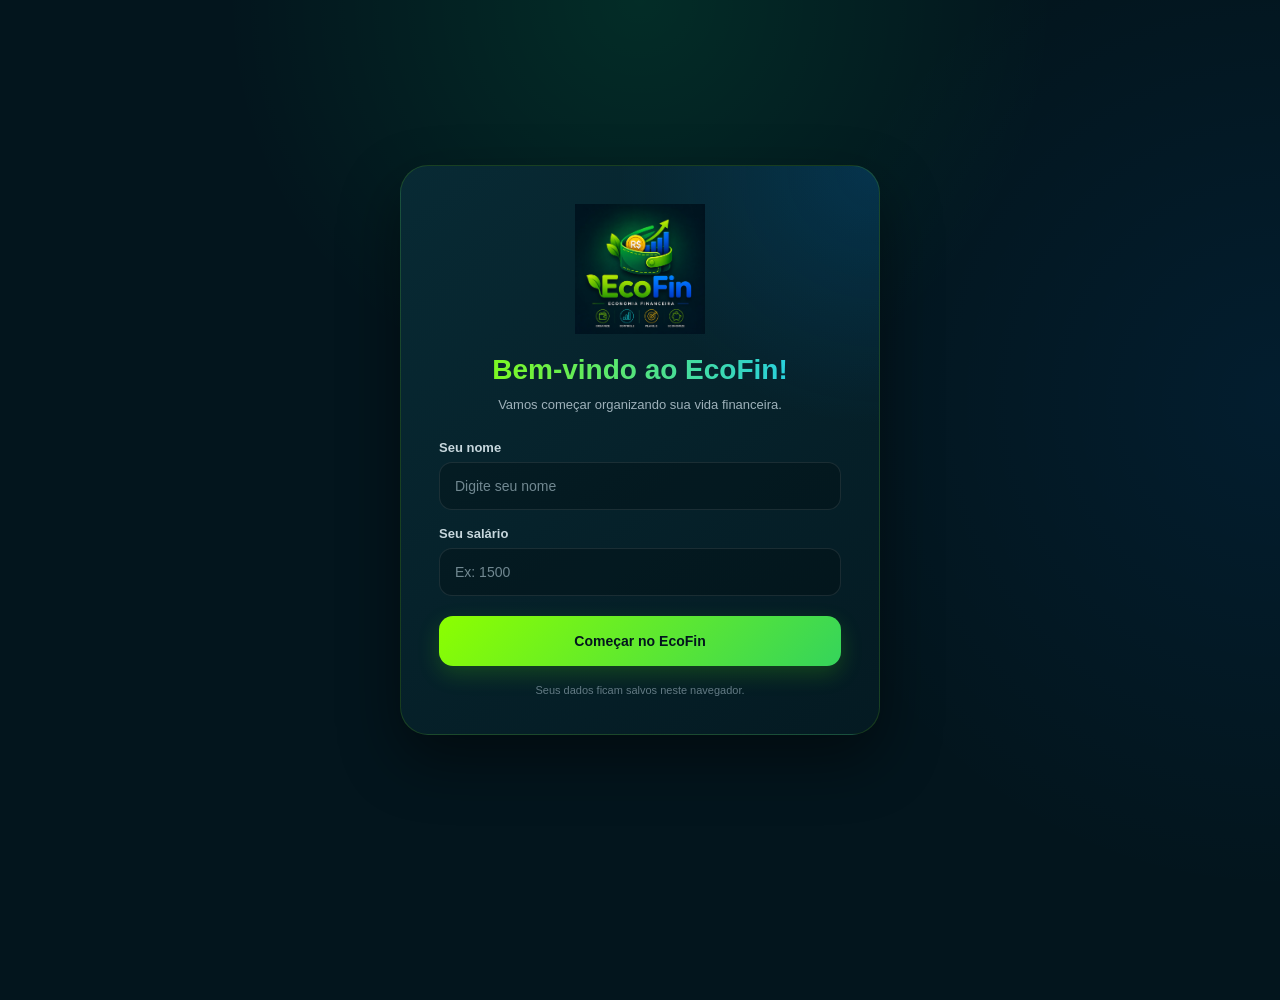
<file: index.html>
<!DOCTYPE html>
<html lang="pt-BR">

<head>
    <meta charset="UTF-8">
    <meta name="viewport" content="width=device-width, initial-scale=1.0">

    <title>EcoFin - Cadastro</title>

    <link rel="stylesheet" href="style.css">
</head>

<body>

    <main class="cadastro-container">

        <div class="cadastro-card">

            <img
                src="logo.png"
                alt="Logo EcoFin"
                class="logo-cadastro"
            >

            <h1>Bem-vindo ao EcoFin!</h1>

            <p class="cadastro-subtitulo">
                Vamos começar organizando sua vida financeira.
            </p>

            <form id="formCadastro">

                <label for="nome">
                    Seu nome
                </label>

                <input
                    type="text"
                    id="nome"
                    placeholder="Digite seu nome"
                    required
                >

                <label for="salarioCadastro">
                    Seu salário
                </label>

                <input
                    type="number"
                    id="salarioCadastro"
                    placeholder="Ex: 1500"
                    min="0"
                    step="0.01"
                    required
                >

                <button
                    type="submit"
                    class="botao-verde"
                >
                    Começar no EcoFin
                </button>

            </form>

            <p
                id="mensagemCadastro"
                class="mensagem-meta"
            ></p>

            <p class="cadastro-info">
                Seus dados ficam salvos neste navegador.
            </p>

        </div>

    </main>

    <script src="cadastro.js"></script>

</body>

</html>
</file>
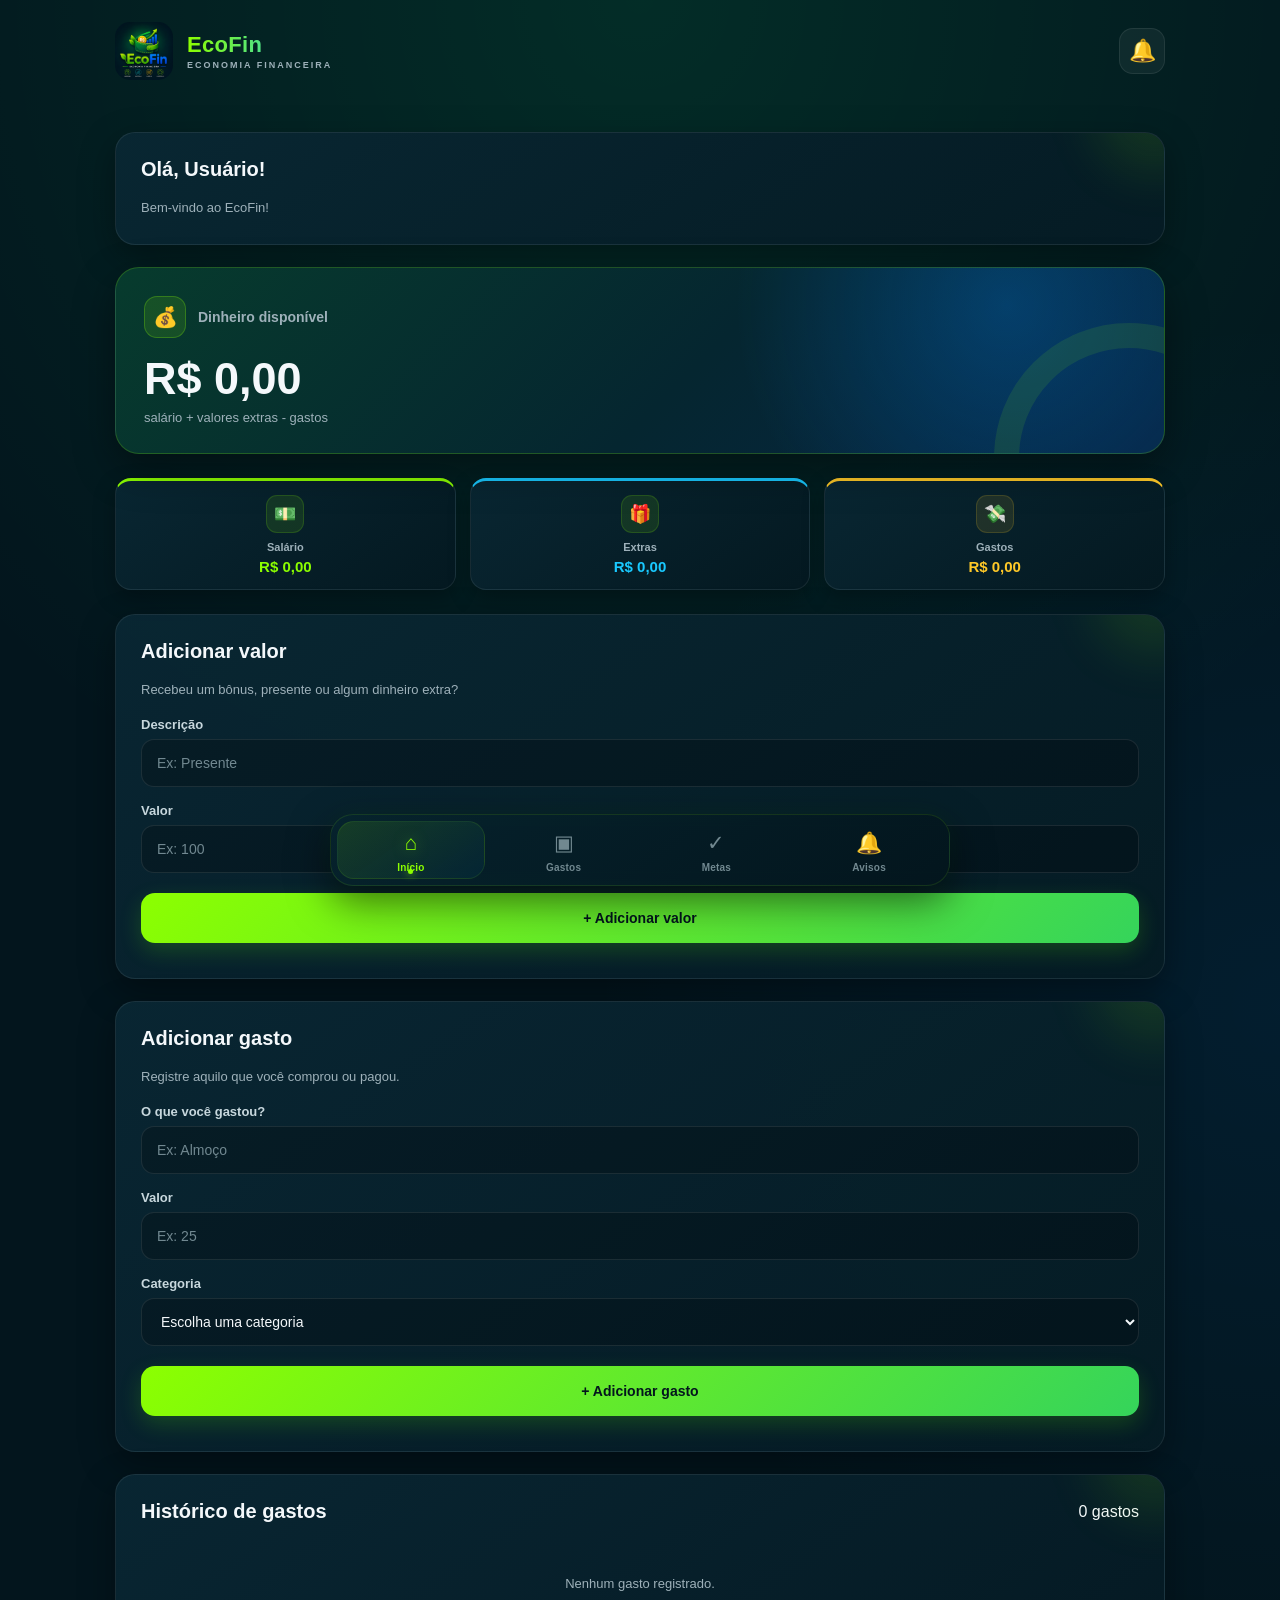
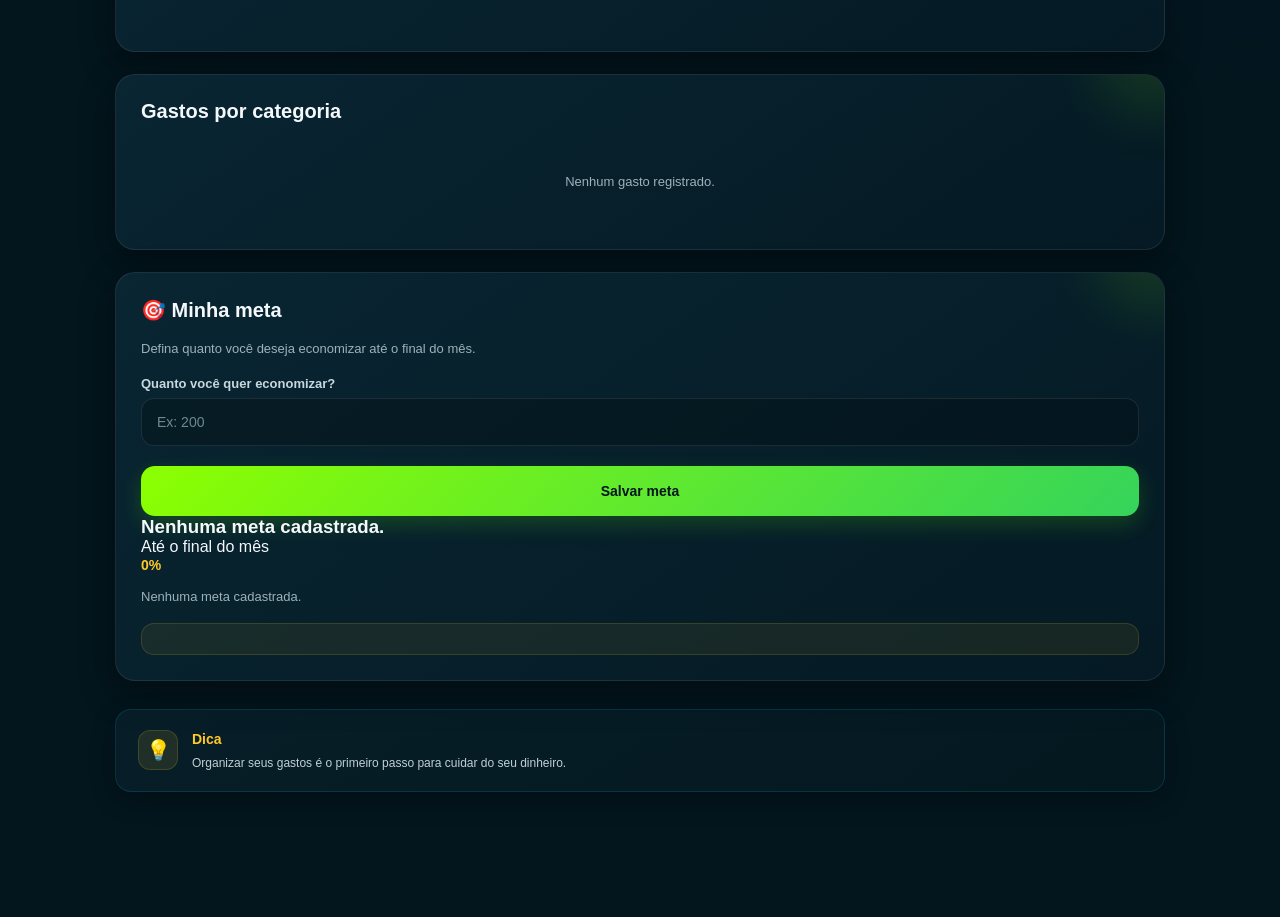
<file: home.html>
<!DOCTYPE html>
<html lang="pt-BR">

<head>

    <meta charset="UTF-8">

    <meta
        name="viewport"
        content="width=device-width, initial-scale=1.0"
    >
     
    <title>EcoFin - Início</title>

    <link
        rel="stylesheet"
        href="style.css"
    >

</head>

<body>
    <div class="app">


        <!-- ========================= -->
        <!-- CABEÇALHO -->
        <!-- ========================= -->

        <header class="header">

            <div class="logo-area">

                <img
                    src="logo.png"
                    alt="Logo EcoFin"
                    class="logo"
                >

                <div>

                    <h1>EcoFin</h1>

                    <p>
                        ECONOMIA FINANCEIRA
                    </p>

                </div>

            </div>


            <button
                class="notification-button"
                onclick="window.location.href='notificacoes.html'"
            >
                🔔
            </button>

        </header>



        <main class="container">


            <!-- ========================= -->
            <!-- SAUDAÇÃO -->
            <!-- ========================= -->

            <section class="box">

                <h2>
                    Olá,
                    <span id="nomeUsuario">
                        Usuário
                    </span>!
                </h2>

                <p class="dica">
                    Bem-vindo ao EcoFin!
                </p>

            </section>



            <!-- ========================= -->
            <!-- DINHEIRO DISPONÍVEL -->
            <!-- ========================= -->

            <section class="saldo-card">

                <div class="saldo-titulo">

                    <div class="icone-dinheiro">
                        💰
                    </div>

                    <span>
                        Dinheiro disponível
                    </span>

                </div>


                <h2 id="saldoDisponivel">
                    R$ 0,00
                </h2>


                <p>
                    salário + valores extras - gastos
                </p>

            </section>



            <!-- ========================= -->
            <!-- RESUMO -->
            <!-- ========================= -->

            <section class="resumo">


                <div class="resumo-card">

                    <div class="icone-resumo verde">
                        💵
                    </div>

                    <span>
                        Salário
                    </span>

                    <strong id="salarioUsuario">
                        R$ 0,00
                    </strong>

                </div>



                <div class="resumo-card">

                    <div class="icone-resumo verde">
                        🎁
                    </div>

                    <span>
                        Extras
                    </span>

                    <strong id="extraUsuario">
                        R$ 0,00
                    </strong>

                </div>



                <div class="resumo-card">

                    <div class="icone-resumo laranja">
                        💸
                    </div>

                    <span>
                        Gastos
                    </span>

                    <strong id="totalGastos">
                        R$ 0,00
                    </strong>

                </div>

            </section>



            <!-- ========================= -->
            <!-- ADICIONAR VALOR EXTRA -->
            <!-- ========================= -->

            <section class="box">

                <h2>
                    Adicionar valor
                </h2>

                <p class="dica">
                    Recebeu um bônus, presente ou algum dinheiro extra?
                </p>


                <label for="descricaoExtra">
                    Descrição
                </label>

                <input
                    type="text"
                    id="descricaoExtra"
                    placeholder="Ex: Presente"
                >


                <label for="valorExtra">
                    Valor
                </label>

                <input
                    type="number"
                    id="valorExtra"
                    placeholder="Ex: 100"
                    min="0"
                    step="0.01"
                >


                <button
                    id="btnAdicionarExtra"
                    class="botao-verde"
                >
                    + Adicionar valor
                </button>


                <p
                    id="mensagemExtra"
                    class="mensagem-meta"
                ></p>

            </section>



            <!-- ========================= -->
            <!-- ADICIONAR GASTO -->
            <!-- ========================= -->

            <section class="box">

                <h2>
                    Adicionar gasto
                </h2>

                <p class="dica">
                    Registre aquilo que você comprou ou pagou.
                </p>


                <label for="nomeGasto">
                    O que você gastou?
                </label>

                <input
                    type="text"
                    id="nomeGasto"
                    placeholder="Ex: Almoço"
                >


                <label for="valorGasto">
                    Valor
                </label>

                <input
                    type="number"
                    id="valorGasto"
                    placeholder="Ex: 25"
                    min="0"
                    step="0.01"
                >


                <label for="categoriaGasto">
                    Categoria
                </label>

                <select id="categoriaGasto">

                    <option value="">
                        Escolha uma categoria
                    </option>

                    <option value="Alimentação">
                        🍔 Alimentação
                    </option>

                    <option value="Transporte">
                        🚌 Transporte
                    </option>

                    <option value="Brinquedo">
                        🧸 Brinquedo
                    </option>

                    <option value="Educação">
                        📚 Educação
                    </option>

                    <option value="Lazer">
                        🎮 Lazer
                    </option>

                    <option value="Saúde">
                        ❤️ Saúde
                    </option>

                    <option value="Outro">
                        📦 Outro
                    </option>

                </select>


                <button
                    id="btnAdicionarGasto"
                    class="botao-verde"
                >
                    + Adicionar gasto
                </button>


                <p
                    id="mensagemGasto"
                    class="mensagem-meta"
                ></p>

            </section>



            <!-- ========================= -->
            <!-- HISTÓRICO DE GASTOS -->
            <!-- ========================= -->

            <section class="box">

                <div class="titulo-lista">

                    <h2>
                        Histórico de gastos
                    </h2>

                    <span id="contadorGastos">
                        0 gastos
                    </span>

                </div>


                <div id="listaGastos">

                    <div class="vazio">
                        Nenhum gasto registrado.
                    </div>

                </div>

            </section>



            <!-- ========================= -->
            <!-- GASTOS POR CATEGORIA -->
            <!-- ========================= -->

            <section class="box">

                <h2>
                    Gastos por categoria
                </h2>

                <div id="historicoCategorias">

                    <div class="vazio">
                        Nenhum gasto registrado.
                    </div>

                </div>

            </section>



            <!-- ========================= -->
            <!-- META DE ECONOMIA -->
            <!-- ========================= -->

            <section
                class="box"
                id="meta"
            >

                <h2>
                    🎯 Minha meta
                </h2>

                <p class="dica">
                    Defina quanto você deseja economizar até o final do mês.
                </p>


                <label for="valorMeta">
                    Quanto você quer economizar?
                </label>

                <input
                    type="number"
                    id="valorMeta"
                    placeholder="Ex: 200"
                    min="0"
                    step="0.01"
                >


                <button
                    id="btnSalvarMeta"
                    class="botao-verde"
                >
                    Salvar meta
                </button>


                <!-- TEXTO DA META -->

                <div class="meta-info">

                    <h3 id="textoMeta">
                        Nenhuma meta cadastrada.
                    </h3>

                    <p id="dataMeta">
                        Até o final do mês
                    </p>

                </div>


                <!-- CÍRCULO -->

                <div class="meta-circulo">

                    <span id="porcentagemMeta">
                        0%
                    </span>

                </div>


                <!-- BARRA -->

                <div class="barra">

                    <div
                        class="barra-preenchida"
                        id="barraMeta"
                    ></div>

                </div>


                <!-- PROGRESSO -->

                <p
                    class="mensagem-meta"
                    id="mensagemMeta"
                >
                    Nenhuma meta cadastrada.
                </p>


                <!-- ALERTA -->

                <div
                    id="alertaMeta"
                    class="alerta-meta"
                ></div>

            </section>



            <!-- ========================= -->
            <!-- DICAS ROTATIVAS -->
            <!-- ========================= -->

            <section class="dica-rodape">

                <div>
                    💡
                </div>

                <p id="dicaRotativa">
                    Organizar seus gastos é o primeiro passo para cuidar do seu dinheiro.
                </p>

            </section>


        </main>



        <!-- ========================= -->
        <!-- MENU -->
        <!-- ========================= -->

        <nav class="menu">

            <button
                class="menu-item ativo"
                onclick="window.location.href='index.html'"
            >

                <span>
                    ⌂
                </span>

                <small>
                    Início
                </small>

            </button>


            <button
                class="menu-item"
                onclick="window.location.href='index.html#listaGastos'"
            >

                <span>
                    ▣
                </span>

                <small>
                    Gastos
                </small>

            </button>


            <button
                class="menu-item"
                onclick="window.location.href='index.html#meta'"
            >

                <span>
                    ✓
                </span>

                <small>
                    Metas
                </small>

            </button>


            <button
                class="menu-item"
                onclick="window.location.href='notificacoes.html'"
            >

                <span>
                    🔔
                </span>

                <small>
                    Avisos
                </small>

            </button>

        </nav>

    </div>


    <script src="script.js"></script>

</body>

</html>
</file>
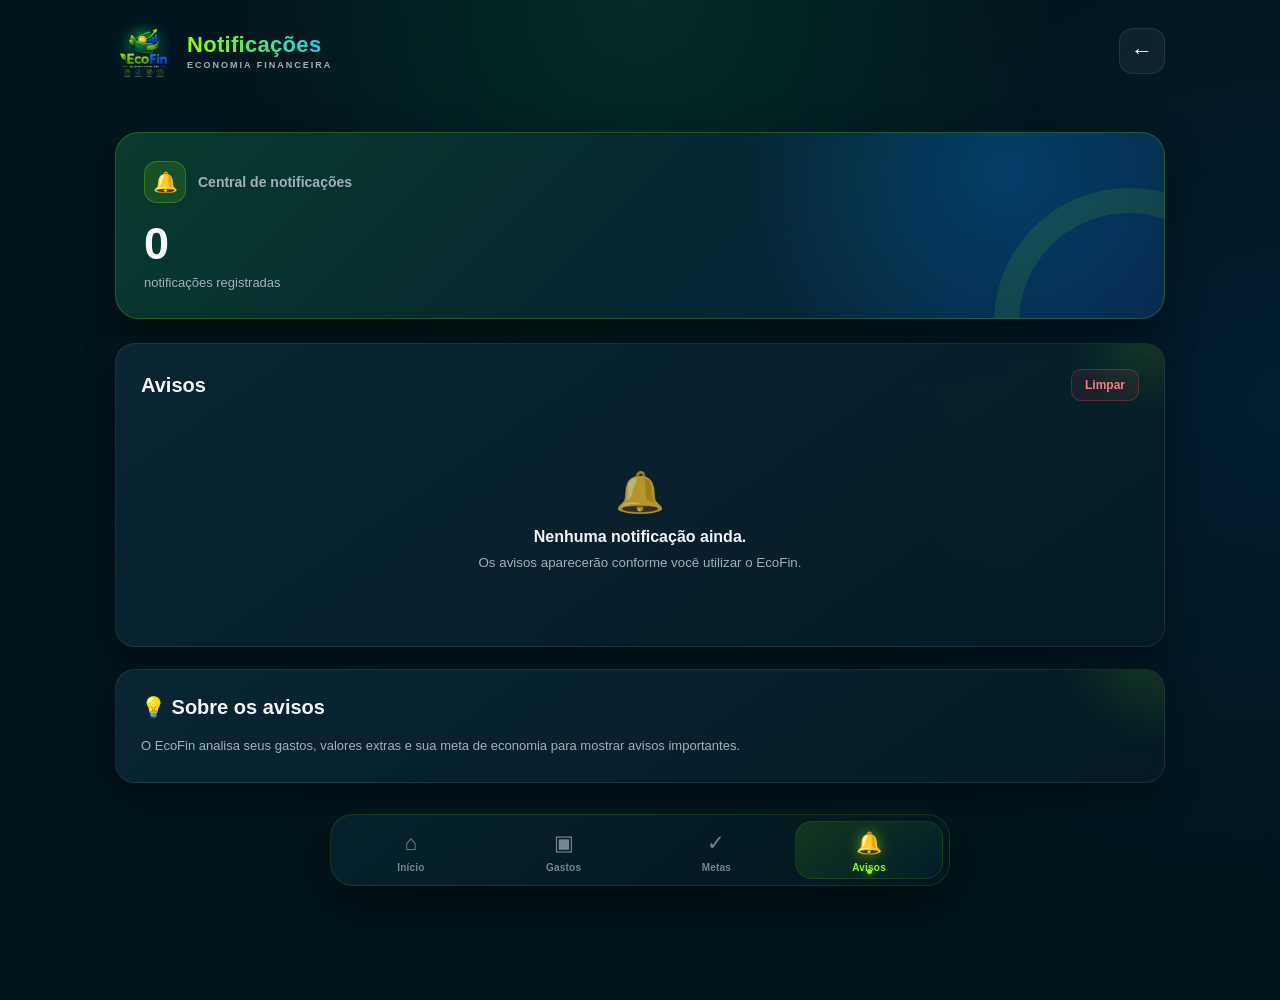
<file: notificacoes.html>
<!DOCTYPE html>
<html lang="pt-BR">

<head>

    <meta charset="UTF-8">

    <meta
        name="viewport"
        content="width=device-width, initial-scale=1.0"
    >

    <title>EcoFin - Notificações</title>

    <link
        rel="stylesheet"
        href="style.css"
    >

</head>

<body>

    <div class="app">


        <!-- ========================= -->
        <!-- CABEÇALHO -->
        <!-- ========================= -->

        <header class="header">

            <div class="logo-area">

                <img
                    src="logo.png"
                    alt="Logo EcoFin"
                    class="logo"
                >

                <div>

                    <h1>
                        Notificações
                    </h1>

                    <p>
                        ECONOMIA FINANCEIRA
                    </p>

                </div>

            </div>


            <button
                class="notification-button"
                onclick="window.location.href='home.html'"
            >
                ←
            </button>

        </header>



        <main class="container">


            <!-- ========================= -->
            <!-- RESUMO -->
            <!-- ========================= -->

            <section class="saldo-card">

                <div class="saldo-titulo">

                    <div class="icone-dinheiro">
                        🔔
                    </div>

                    <span>
                        Central de notificações
                    </span>

                </div>


                <h2 id="totalNotificacoes">
                    0
                </h2>


                <p>
                    notificações registradas
                </p>

            </section>



            <!-- ========================= -->
            <!-- HISTÓRICO -->
            <!-- ========================= -->

            <section class="box">

                <div class="titulo-lista">

                    <h2>
                        Avisos
                    </h2>


                    <button
                        id="limparNotificacoes"
                        class="remover"
                    >
                        Limpar
                    </button>

                </div>


                <div
                    id="listaNotificacoes"
                    class="lista-notificacoes"
                >

                    <!--
                        As notificações serão
                        colocadas aqui pelo JS.
                    -->

                </div>

            </section>



            <!-- ========================= -->
            <!-- INFORMAÇÃO -->
            <!-- ========================= -->

            <section class="box">

                <h2>
                    💡 Sobre os avisos
                </h2>

                <p class="dica">

                    O EcoFin analisa seus gastos,
                    valores extras e sua meta de
                    economia para mostrar avisos
                    importantes.

                </p>

            </section>


        </main>



        <!-- ========================= -->
        <!-- MENU -->
        <!-- ========================= -->

        <nav class="menu">

            <button
                class="menu-item"
                onclick="window.location.href='index.html'"
            >

                <span>
                    ⌂
                </span>

                <small>
                    Início
                </small>

            </button>


            <button
                class="menu-item"
                onclick="window.location.href='index.html#listaGastos'"
            >

                <span>
                    ▣
                </span>

                <small>
                    Gastos
                </small>

            </button>


            <button
                class="menu-item"
                onclick="window.location.href='index.html#meta'"
            >

                <span>
                    ✓
                </span>

                <small>
                    Metas
                </small>

            </button>


            <button
                class="menu-item ativo"
            >

                <span>
                    🔔
                </span>

                <small>
                    Avisos
                </small>

            </button>

        </nav>


    </div>


    <script src="notificacoes.js"></script>

</body>

</html>
</file>
<file: style.css>
/* =========================================================
   ECOFIN — ESTILO GERAL
   Identidade: Azul escuro + Verde + Azul + Dourado + Ciano
   ========================================================= */


/* =========================================================
   RESET
   ========================================================= */

* {
    margin: 0;
    padding: 0;
    box-sizing: border-box;
}

html {
    scroll-behavior: smooth;
}

body {
    min-height: 100vh;

    font-family: "Segoe UI", Arial, sans-serif;

    color: #f4f8fb;

    background:
        radial-gradient(
            circle at 50% 0%,
            rgba(0, 255, 128, 0.10),
            transparent 35%
        ),
        radial-gradient(
            circle at 100% 40%,
            rgba(0, 130, 255, 0.08),
            transparent 35%
        ),
        #03151d;

    padding-bottom: 100px;
}


/* =========================================================
   VARIÁVEIS
   ========================================================= */

:root {
    --fundo: #03151d;
    --fundo-card: #071f29;
    --fundo-card-2: #092733;

    --verde: #8cff00;
    --verde-claro: #b5ff32;
    --verde-escuro: #1fbd52;

    --azul: #008cff;
    --azul-claro: #19c9ff;
    --ciano: #00d9d9;

    --dourado: #ffc928;
    --amarelo: #ffe600;

    --vermelho: #ff5364;

    --branco: #f4f8fb;
    --cinza: #9eb1ba;

    --borda: rgba(255, 255, 255, 0.08);

    --sombra:
        0 12px 35px rgba(0, 0, 0, 0.35);

    --raio: 20px;
}


/* =========================================================
   APP
   ========================================================= */

.app {
    width: 100%;
    min-height: 100vh;
}


/* =========================================================
   CONTAINER
   ========================================================= */

.container {
    width: min(calc(100% - 32px), 1050px);

    margin: 0 auto;

    padding-top: 30px;
}


/* =========================================================
   CABEÇALHO
   ========================================================= */

.header {
    width: min(calc(100% - 32px), 1050px);

    margin: 0 auto;

    padding: 22px 0;

    display: flex;
    align-items: center;
    justify-content: space-between;
}

.logo-area {
    display: flex;
    align-items: center;

    gap: 14px;
}

.logo {
    width: 58px;
    height: 58px;

    object-fit: contain;

    border-radius: 15px;
}

.logo-area h1 {
    font-size: 22px;
    font-weight: 800;

    letter-spacing: 0.3px;

    background:
        linear-gradient(
            90deg,
            var(--verde),
            var(--azul-claro)
        );

    -webkit-background-clip: text;
    background-clip: text;

    color: transparent;
}

.logo-area p {
    margin-top: 2px;

    font-size: 9px;
    font-weight: 700;

    letter-spacing: 2px;

    color: var(--cinza);
}


/* =========================================================
   BOTÃO DE NOTIFICAÇÃO
   ========================================================= */

.notification-button {
    width: 46px;
    height: 46px;

    border: 1px solid var(--borda);

    border-radius: 14px;

    background: rgba(255, 255, 255, 0.05);

    color: var(--branco);

    font-size: 22px;

    cursor: pointer;

    transition: 0.25s;
}

.notification-button:hover {
    transform: translateY(-2px);

    border-color: rgba(140, 255, 0, 0.5);

    background: rgba(140, 255, 0, 0.08);
}


/* =========================================================
   CARDS GERAIS
   ========================================================= */

.box {
    position: relative;

    margin-bottom: 22px;

    padding: 25px;

    border: 1px solid var(--borda);

    border-radius: var(--raio);

    background:
        linear-gradient(
            145deg,
            rgba(9, 39, 51, 0.96),
            rgba(5, 27, 36, 0.96)
        );

    box-shadow: var(--sombra);

    overflow: hidden;
}

.box::before {
    content: "";

    position: absolute;

    width: 120px;
    height: 120px;

    top: -80px;
    right: -50px;

    border-radius: 50%;

    background: rgba(140, 255, 0, 0.10);

    filter: blur(25px);
}

.box h2 {
    margin-bottom: 16px;

    font-size: 20px;
}


/* =========================================================
   SAUDAÇÃO
   ========================================================= */

.box .dica {
    color: var(--cinza);

    font-size: 13px;

    line-height: 1.7;
}


/* =========================================================
   CARD DE SALDO
   ========================================================= */

.saldo-card {
    position: relative;

    margin-bottom: 24px;

    padding: 28px;

    border-radius: 24px;

    overflow: hidden;

    background:
        radial-gradient(
            circle at 85% 20%,
            rgba(0, 140, 255, 0.25),
            transparent 30%
        ),
        linear-gradient(
            135deg,
            #073b2d,
            #052630 55%,
            #062544
        );

    border: 1px solid rgba(140, 255, 0, 0.20);

    box-shadow:
        0 15px 40px rgba(0, 0, 0, 0.40);
}

.saldo-card::after {
    content: "";

    position: absolute;

    width: 220px;
    height: 220px;

    right: -100px;
    bottom: -140px;

    border-radius: 50%;

    border: 25px solid rgba(140, 255, 0, 0.10);
}

.saldo-titulo {
    display: flex;
    align-items: center;

    gap: 12px;

    color: var(--cinza);

    font-size: 14px;
    font-weight: 600;
}

.icone-dinheiro {
    width: 42px;
    height: 42px;

    display: flex;
    align-items: center;
    justify-content: center;

    border-radius: 13px;

    background: rgba(140, 255, 0, 0.12);

    border: 1px solid rgba(140, 255, 0, 0.25);

    font-size: 20px;
}

.saldo-card h2 {
    margin-top: 15px;
    margin-bottom: 5px;

    font-size: clamp(30px, 5vw, 45px);

    font-weight: 800;

    color: var(--branco);
}

.saldo-card > p {
    color: var(--cinza);

    font-size: 13px;
}


/* =========================================================
   RESUMO FINANCEIRO
   3 CARDS LADO A LADO
   ========================================================= */

.resumo {
    width: 100%;

    display: grid;

    grid-template-columns:
        repeat(3, minmax(0, 1fr));

    gap: 14px;

    margin: 18px 0 24px;
}


/* =========================================================
   CARD INDIVIDUAL DO RESUMO
   ========================================================= */

.resumo-card {
    min-width: 0;

    min-height: 105px;

    padding: 14px 10px;

    display: flex;

    flex-direction: column;

    align-items: center;

    justify-content: center;

    text-align: center;

    border-radius: 16px;

    border: 1px solid rgba(255, 255, 255, 0.08);

    background:
        linear-gradient(
            145deg,
            rgba(9, 39, 51, 0.98),
            rgba(4, 25, 33, 0.98)
        );

    box-shadow:
        0 8px 22px rgba(0, 0, 0, 0.28);

    transition:
        transform 0.2s ease,
        border-color 0.2s ease,
        box-shadow 0.2s ease;
}


/* =========================================================
   ÍCONES DO RESUMO
   ========================================================= */

.icone-resumo {
    width: 38px;
    height: 38px;

    display: flex;

    align-items: center;
    justify-content: center;

    margin-bottom: 8px;

    border-radius: 11px;

    background: rgba(255, 255, 255, 0.06);

    font-size: 18px;
}

.icone-resumo.verde {
    background: rgba(140, 255, 0, 0.10);

    border: 1px solid rgba(140, 255, 0, 0.15);
}

.icone-resumo.laranja {
    background: rgba(255, 201, 40, 0.10);

    border: 1px solid rgba(255, 201, 40, 0.15);
}


/* =========================================================
   TEXTO DOS CARDS
   ========================================================= */

.resumo-card > span {
    display: block;

    margin-bottom: 5px;

    color: #9eb1ba;

    font-size: 11px;

    font-weight: 700;
}

.resumo-card > strong {
    display: block;

    color: #f4f8fb;

    font-size: 15px;

    font-weight: 800;

    white-space: nowrap;
}


/* =========================================================
   CORES DOS CARDS
   ========================================================= */

/* Salário */

.resumo-card:nth-child(1) {
    border-top: 3px solid #8cff00;
}

.resumo-card:nth-child(1) strong {
    color: #8cff00;
}


/* Extras */

.resumo-card:nth-child(2) {
    border-top: 3px solid #19c9ff;
}

.resumo-card:nth-child(2) strong {
    color: #19c9ff;
}


/* Gastos */

.resumo-card:nth-child(3) {
    border-top: 3px solid #ffc928;
}

.resumo-card:nth-child(3) strong {
    color: #ffc928;
}


/* =========================================================
   HOVER DOS CARDS
   ========================================================= */

.resumo-card:hover {
    transform: translateY(-3px);

    border-color: rgba(140, 255, 0, 0.25);

    box-shadow:
        0 12px 28px rgba(0, 0, 0, 0.35);
}


/* =========================================================
   TÍTULOS DE LISTAS
   ========================================================= */

.titulo-lista {
    display: flex;

    align-items: center;

    justify-content: space-between;

    gap: 15px;

    margin-bottom: 18px;
}

.titulo-lista h2 {
    margin: 0;
}


/* =========================================================
   FORMULÁRIOS
   ========================================================= */

label {
    display: block;

    margin-top: 16px;
    margin-bottom: 7px;

    color: #c7d7dd;

    font-size: 13px;

    font-weight: 600;
}

input,
select {
    width: 100%;

    min-height: 48px;

    padding: 0 15px;

    border: 1px solid rgba(255, 255, 255, 0.09);

    border-radius: 13px;

    outline: none;

    background: rgba(0, 0, 0, 0.22);

    color: var(--branco);

    font-size: 14px;

    transition: 0.25s;
}

input::placeholder {
    color: #718891;
}

input:focus,
select:focus {
    border-color: rgba(140, 255, 0, 0.65);

    box-shadow:
        0 0 0 3px rgba(140, 255, 0, 0.08);
}

select option {
    background: #071f29;

    color: white;
}


/* =========================================================
   BOTÕES
   ========================================================= */

button {
    font-family: inherit;
}

.botao-verde {
    width: 100%;

    min-height: 50px;

    margin-top: 20px;

    padding: 0 20px;

    border: none;

    border-radius: 14px;

    background:
        linear-gradient(
            135deg,
            #8cff00,
            #35d45b
        );

    color: #03151d;

    font-size: 14px;

    font-weight: 800;

    cursor: pointer;

    box-shadow:
        0 8px 22px rgba(88, 255, 0, 0.18);

    transition: 0.25s;
}

.botao-verde:hover {
    transform: translateY(-2px);

    box-shadow:
        0 12px 28px rgba(88, 255, 0, 0.28);
}

.botao-verde:active {
    transform: translateY(0);
}


/* =========================================================
   BOTÃO REMOVER
   ========================================================= */

.remover {
    border: 1px solid rgba(255, 83, 100, 0.25);

    border-radius: 10px;

    padding: 8px 13px;

    background: rgba(255, 83, 100, 0.08);

    color: #ff7885;

    font-size: 12px;

    font-weight: 700;

    cursor: pointer;

    transition: 0.25s;
}

.remover:hover {
    background: rgba(255, 83, 100, 0.16);
}


/* =========================================================
   META
   ========================================================= */

.meta-card {
    position: relative;

    padding: 23px;

    margin-bottom: 22px;

    border-radius: 21px;

    background:
        radial-gradient(
            circle at 100% 0%,
            rgba(255, 201, 40, 0.12),
            transparent 35%
        ),
        linear-gradient(
            135deg,
            #18210f,
            #092630
        );

    border: 1px solid rgba(255, 201, 40, 0.20);
}

.meta-card h2 {
    color: var(--dourado);
}

.texto-meta {
    color: var(--branco);

    font-size: 16px;

    font-weight: 700;
}

.data-meta {
    margin-top: 6px;

    color: var(--cinza);

    font-size: 12px;
}

.meta-progresso {
    display: flex;

    align-items: center;

    gap: 12px;

    margin-top: 18px;
}

.barra-meta {
    position: relative;

    flex: 1;

    height: 12px;

    overflow: hidden;

    border-radius: 20px;

    background: rgba(255, 255, 255, 0.08);
}

#barraMeta {
    height: 100%;

    border-radius: inherit;

    background:
        linear-gradient(
            90deg,
            #ffc928,
            #fff000
        );

    box-shadow:
        0 0 12px rgba(255, 210, 0, 0.35);

    transition: width 0.5s ease;
}

#porcentagemMeta {
    min-width: 45px;

    color: var(--dourado);

    font-size: 14px;

    font-weight: 800;

    text-align: right;
}

#mensagemMeta {
    margin-top: 13px;

    color: var(--cinza);

    font-size: 13px;

    line-height: 1.6;
}

#alertaMeta {
    margin-top: 15px;

    padding: 15px;

    border-radius: 13px;

    background: rgba(255, 201, 40, 0.07);

    border: 1px solid rgba(255, 201, 40, 0.15);

    color: #dce7eb;

    font-size: 13px;

    line-height: 1.5;
}


/* =========================================================
   LISTA DE GASTOS
   ========================================================= */

.lista-gastos {
    display: flex;

    flex-direction: column;

    gap: 10px;
}

.item-gasto {
    display: flex;

    align-items: center;

    justify-content: space-between;

    gap: 15px;

    padding: 16px;

    border: 1px solid rgba(255, 255, 255, 0.06);

    border-radius: 15px;

    background: rgba(255, 255, 255, 0.025);

    transition: 0.2s;
}

.item-gasto:hover {
    transform: translateX(3px);

    background: rgba(255, 255, 255, 0.045);
}

.gasto-info {
    display: flex;

    flex-direction: column;

    gap: 5px;

    min-width: 0;
}

.gasto-info strong {
    overflow: hidden;

    text-overflow: ellipsis;

    white-space: nowrap;

    color: var(--branco);
}

.gasto-info small {
    color: var(--cinza);

    font-size: 11px;
}

.valor-gasto {
    color: #ff6877;

    white-space: nowrap;

    font-size: 14px;
}

.vazio {
    padding: 35px 15px;

    color: var(--cinza);

    text-align: center;

    font-size: 13px;
}


/* =========================================================
   CATEGORIAS
   ========================================================= */

.categoria-item {
    display: flex;

    align-items: center;

    justify-content: space-between;

    padding: 15px 16px;

    margin-bottom: 9px;

    border-radius: 14px;

    border: 1px solid rgba(255, 255, 255, 0.06);

    background: rgba(255, 255, 255, 0.025);
}

.categoria-item strong:first-child {
    color: var(--branco);
}

.categoria-item > strong:last-child {
    color: var(--ciano);
}


/* =========================================================
   NOTIFICAÇÕES
   ========================================================= */

.lista-notificacoes {
    display: flex;

    flex-direction: column;

    gap: 12px;
}

.notificacao-item {
    display: flex;

    align-items: flex-start;

    gap: 15px;

    padding: 18px;

    border-radius: 17px;

    border: 1px solid rgba(255, 255, 255, 0.07);

    background:
        linear-gradient(
            135deg,
            rgba(255, 255, 255, 0.045),
            rgba(255, 255, 255, 0.018)
        );

    transition: 0.25s;
}

.notificacao-item:hover {
    transform: translateY(-2px);

    border-color: rgba(140, 255, 0, 0.20);
}

.notificacao-icone {
    flex-shrink: 0;

    width: 46px;
    height: 46px;

    display: flex;

    align-items: center;
    justify-content: center;

    border-radius: 14px;

    background: rgba(140, 255, 0, 0.10);

    font-size: 21px;
}

.notificacao-conteudo {
    flex: 1;

    min-width: 0;
}

.notificacao-conteudo strong {
    display: block;

    margin-bottom: 6px;

    color: var(--branco);

    font-size: 14px;
}

.notificacao-conteudo p {
    color: #b6c7ce;

    font-size: 13px;

    line-height: 1.55;
}

.notificacao-conteudo small {
    display: block;

    margin-top: 9px;

    color: #708790;

    font-size: 10px;
}

.notificacao-vazia {
    padding: 50px 20px;

    text-align: center;

    color: var(--cinza);
}

.notificacao-vazia span {
    display: block;

    margin-bottom: 12px;

    font-size: 40px;

    opacity: 0.7;
}

.notificacao-vazia p {
    margin-bottom: 7px;

    color: var(--branco);

    font-weight: 700;
}

.notificacao-vazia small {
    color: var(--cinza);
}


/* =========================================================
   MENSAGENS
   ========================================================= */

.mensagem-meta {
    margin-top: 12px;

    color: var(--verde);

    font-size: 12px;

    line-height: 1.5;
}

#mensagemExtra,
#mensagemGasto {
    display: block;

    margin-top: 10px;

    color: var(--verde);

    font-size: 12px;
}


/* =========================================================
   DICAS NORMAIS
   ========================================================= */

.dica {
    color: var(--cinza);

    font-size: 13px;

    line-height: 1.7;
}

#dicaRotativa {
    min-height: 20px;

    color: #bfd0d6;

    font-size: 12px;

    line-height: 1.6;

    transition: opacity 0.3s ease;
}


/* =========================================================
   DICA DO RODAPÉ
   ========================================================= */

.dica-rodape {
    width: 100%;

    margin-top: 28px;

    margin-bottom: 25px;

    padding: 18px 22px;

    display: flex;

    align-items: center;

    gap: 14px;

    border-radius: 16px;

    border: 1px solid rgba(25, 201, 255, 0.14);

    background:
        linear-gradient(
            145deg,
            rgba(7, 31, 41, 0.98),
            rgba(4, 24, 32, 0.98)
        );

    box-shadow:
        0 8px 25px rgba(0, 0, 0, 0.25);
}

.dica-rodape > div {
    width: 40px;
    height: 40px;

    flex-shrink: 0;

    display: flex;

    align-items: center;
    justify-content: center;

    border-radius: 12px;

    background: rgba(255, 201, 40, 0.10);

    border: 1px solid rgba(255, 201, 40, 0.16);

    font-size: 20px;
}

.dica-rodape p {
    margin: 0;

    color: #b8cbd2;

    font-size: 13px;

    line-height: 1.6;
}

.dica-rodape p::before {
    content: "Dica";

    display: block;

    margin-bottom: 3px;

    color: #ffc928;

    font-size: 14px;

    font-weight: 800;
}


/* =========================================================
   MENU INFERIOR
   ========================================================= */

.menu {
    position: fixed;

    z-index: 1000;

    left: 50%;
    bottom: 14px;

    transform: translateX(-50%);

    width: min(calc(100% - 28px), 620px);

    height: 72px;

    display: grid;

    grid-template-columns:
        repeat(4, 1fr);

    gap: 5px;

    padding: 6px;

    border-radius: 23px;

    border: 1px solid rgba(140, 255, 0, 0.12);

    background:
        linear-gradient(
            145deg,
            rgba(6, 35, 45, 0.97),
            rgba(3, 22, 29, 0.97)
        );

    backdrop-filter: blur(18px);

    -webkit-backdrop-filter: blur(18px);

    box-shadow:
        0 15px 40px rgba(0, 0, 0, 0.55),
        0 0 25px rgba(0, 255, 120, 0.05);
}

.menu-item {
    position: relative;

    min-height: 58px;

    border: none;

    border-radius: 17px;

    background: transparent;

    color: #718890;

    cursor: pointer;

    display: flex;

    flex-direction: column;

    align-items: center;

    justify-content: center;

    gap: 4px;

    transition:
        transform 0.2s,
        background 0.2s,
        color 0.2s;
}

.menu-item span {
    display: flex;

    align-items: center;
    justify-content: center;

    width: 30px;
    height: 30px;

    font-size: 21px;

    transition: 0.2s;
}

.menu-item small {
    font-size: 10px;

    font-weight: 700;

    letter-spacing: 0.2px;
}

.menu-item:hover {
    color: #dce9ed;

    background: rgba(255, 255, 255, 0.04);

    transform: translateY(-2px);
}

.menu-item.ativo {
    color: var(--verde);

    background:
        linear-gradient(
            145deg,
            rgba(140, 255, 0, 0.12),
            rgba(0, 140, 255, 0.06)
        );

    border: 1px solid rgba(140, 255, 0, 0.10);
}

.menu-item.ativo span {
    filter:
        drop-shadow(
            0 0 7px rgba(140, 255, 0, 0.55)
        );
}

.menu-item.ativo::after {
    content: "";

    position: absolute;

    bottom: 4px;

    width: 5px;
    height: 5px;

    border-radius: 50%;

    background: var(--verde);

    box-shadow:
        0 0 8px var(--verde);
}


/* =========================================================
   CADASTRO
   ========================================================= */

.cadastro-container {
    min-height: 100vh;

    display: flex;

    align-items: center;
    justify-content: center;

    padding: 25px;
}

.cadastro-card {
    width: min(100%, 480px);

    padding: 38px;

    border-radius: 28px;

    border: 1px solid rgba(140, 255, 0, 0.15);

    background:
        radial-gradient(
            circle at 100% 0%,
            rgba(0, 140, 255, 0.15),
            transparent 35%
        ),
        linear-gradient(
            145deg,
            #082a34,
            #041a22
        );

    box-shadow:
        0 25px 60px rgba(0, 0, 0, 0.45);
}

.logo-cadastro {
    display: block;

    width: 130px;
    height: 130px;

    object-fit: contain;

    margin: 0 auto 20px;
}

.cadastro-card h1 {
    text-align: center;

    font-size: 28px;

    font-weight: 800;

    background:
        linear-gradient(
            90deg,
            var(--verde),
            var(--azul-claro)
        );

    -webkit-background-clip: text;

    background-clip: text;

    color: transparent;
}

.cadastro-subtitulo {
    margin-top: 9px;

    margin-bottom: 25px;

    color: var(--cinza);

    font-size: 13px;

    line-height: 1.6;

    text-align: center;
}

.cadastro-info {
    margin-top: 18px;

    color: #637a84;

    font-size: 11px;

    text-align: center;
}


/* =========================================================
   CADASTRO ANTIGO
   ========================================================= */

.cadastro-box {
    max-width: 550px;

    margin: 30px auto;
}

.cadastro-box .logo-area {
    margin-bottom: 30px;
}

.cadastro-box h2 {
    margin-bottom: 8px;

    color: var(--branco);
}

.cadastro-box .dica {
    margin-bottom: 20px;
}


/* =========================================================
   SCROLLBAR
   ========================================================= */

::-webkit-scrollbar {
    width: 8px;
}

::-webkit-scrollbar-track {
    background: #03151d;
}

::-webkit-scrollbar-thumb {
    border-radius: 20px;

    background: #17404c;
}

::-webkit-scrollbar-thumb:hover {
    background: #236172;
}


/* =========================================================
   SELEÇÃO
   ========================================================= */

::selection {
    background: rgba(140, 255, 0, 0.25);

    color: white;
}


/* =========================================================
   ANIMAÇÕES
   ========================================================= */

@keyframes aparecer {
    from {
        opacity: 0;

        transform: translateY(8px);
    }

    to {
        opacity: 1;

        transform: translateY(0);
    }
}

.box,
.saldo-card,
.notificacao-item,
.cadastro-card {
    animation: aparecer 0.45s ease both;
}


/* =========================================================
   ACESSIBILIDADE
   ========================================================= */

button:focus-visible,
input:focus-visible,
select:focus-visible {
    outline: 2px solid var(--verde);

    outline-offset: 2px;
}


/* =========================================================
   TABLET
   ========================================================= */

@media (max-width: 700px) {

    .container {
        width: calc(100% - 22px);

        padding-top: 20px;
    }

    .header {
        width: calc(100% - 22px);

        padding: 17px 0;
    }

    .box {
        padding: 20px;
    }

    .saldo-card {
        padding: 22px;
    }

    .resumo {
        grid-template-columns:
            repeat(3, minmax(0, 1fr));

        gap: 8px;
    }

    .resumo-card {
        padding: 14px 8px;
    }

    .resumo-card > strong {
        font-size: 13px;
    }

    .cadastro-card {
        padding: 28px 22px;
    }
}


/* =========================================================
   CELULAR
   ========================================================= */

@media (max-width: 480px) {

    body {
        padding-bottom: 100px;
    }

    .container {
        width: calc(100% - 18px);
    }

    .header {
        width: calc(100% - 18px);
    }

    .logo {
        width: 48px;
        height: 48px;
    }

    .logo-area h1 {
        font-size: 19px;
    }

    .logo-area p {
        font-size: 8px;

        letter-spacing: 1.5px;
    }

    .notification-button {
        width: 42px;
        height: 42px;

        font-size: 19px;
    }

    .saldo-card {
        padding: 20px;

        border-radius: 19px;
    }

    .saldo-card h2 {
        font-size: 31px;
    }

    .box {
        padding: 17px;

        border-radius: 18px;
    }


    /* =====================================================
       RESUMO NO CELULAR
       Continua 3 lado a lado
       ===================================================== */

    .resumo {
        grid-template-columns:
            repeat(3, minmax(0, 1fr));

        gap: 7px;
    }

    .resumo-card {
        min-height: 88px;

        padding: 10px 5px;

        border-radius: 13px;
    }

    .icone-resumo {
        width: 32px;
        height: 32px;

        margin-bottom: 5px;

        border-radius: 9px;

        font-size: 15px;
    }

    .resumo-card > span {
        font-size: 9px;

        margin-bottom: 4px;
    }

    .resumo-card > strong {
        font-size: 11px;
    }


    /* =====================================================
       DICA NO CELULAR
       ===================================================== */

    .dica-rodape {
        padding: 15px;

        gap: 10px;

        border-radius: 14px;
    }

    .dica-rodape > div {
        width: 34px;
        height: 34px;

        font-size: 17px;
    }

    .dica-rodape p {
        font-size: 11px;
    }

    .dica-rodape p::before {
        font-size: 13px;
    }


    /* =====================================================
       GASTOS
       ===================================================== */

    .item-gasto {
        padding: 13px;
    }


    /* =====================================================
       NOTIFICAÇÕES
       ===================================================== */

    .notificacao-item {
        padding: 14px;

        gap: 11px;
    }

    .notificacao-icone {
        width: 40px;
        height: 40px;

        font-size: 18px;
    }

    .notificacao-conteudo p {
        font-size: 12px;
    }


    /* =====================================================
       MENU
       ===================================================== */

    .menu {
        width: calc(100% - 20px);

        height: 70px;

        bottom: 9px;

        border-radius: 21px;
    }

    .menu-item span {
        font-size: 19px;
    }

    .menu-item small {
        font-size: 9px;
    }


    /* =====================================================
       CADASTRO
       ===================================================== */

    .cadastro-container {
        padding: 15px;
    }

    .cadastro-card {
        padding: 25px 18px;

        border-radius: 22px;
    }

    .logo-cadastro {
        width: 105px;
        height: 105px;
    }

    .cadastro-card h1 {
        font-size: 24px;
    }
}
</file>
